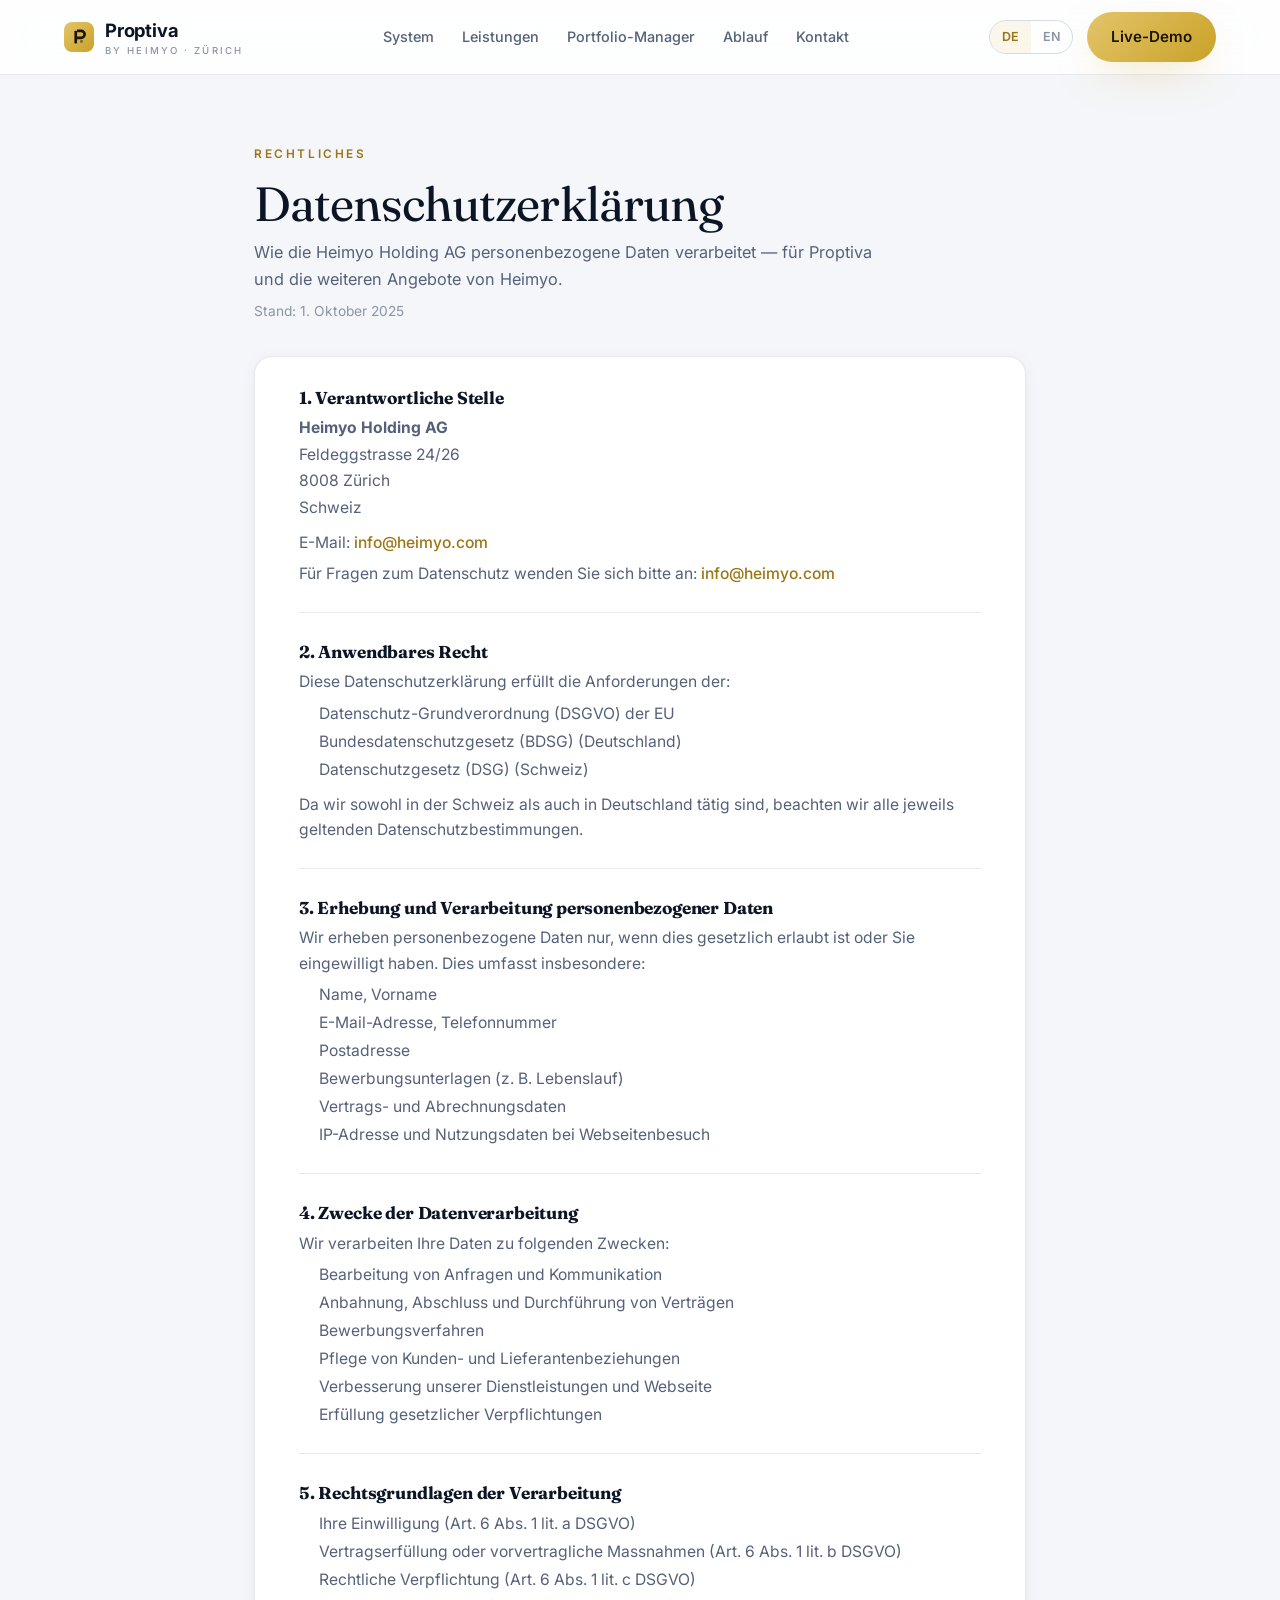
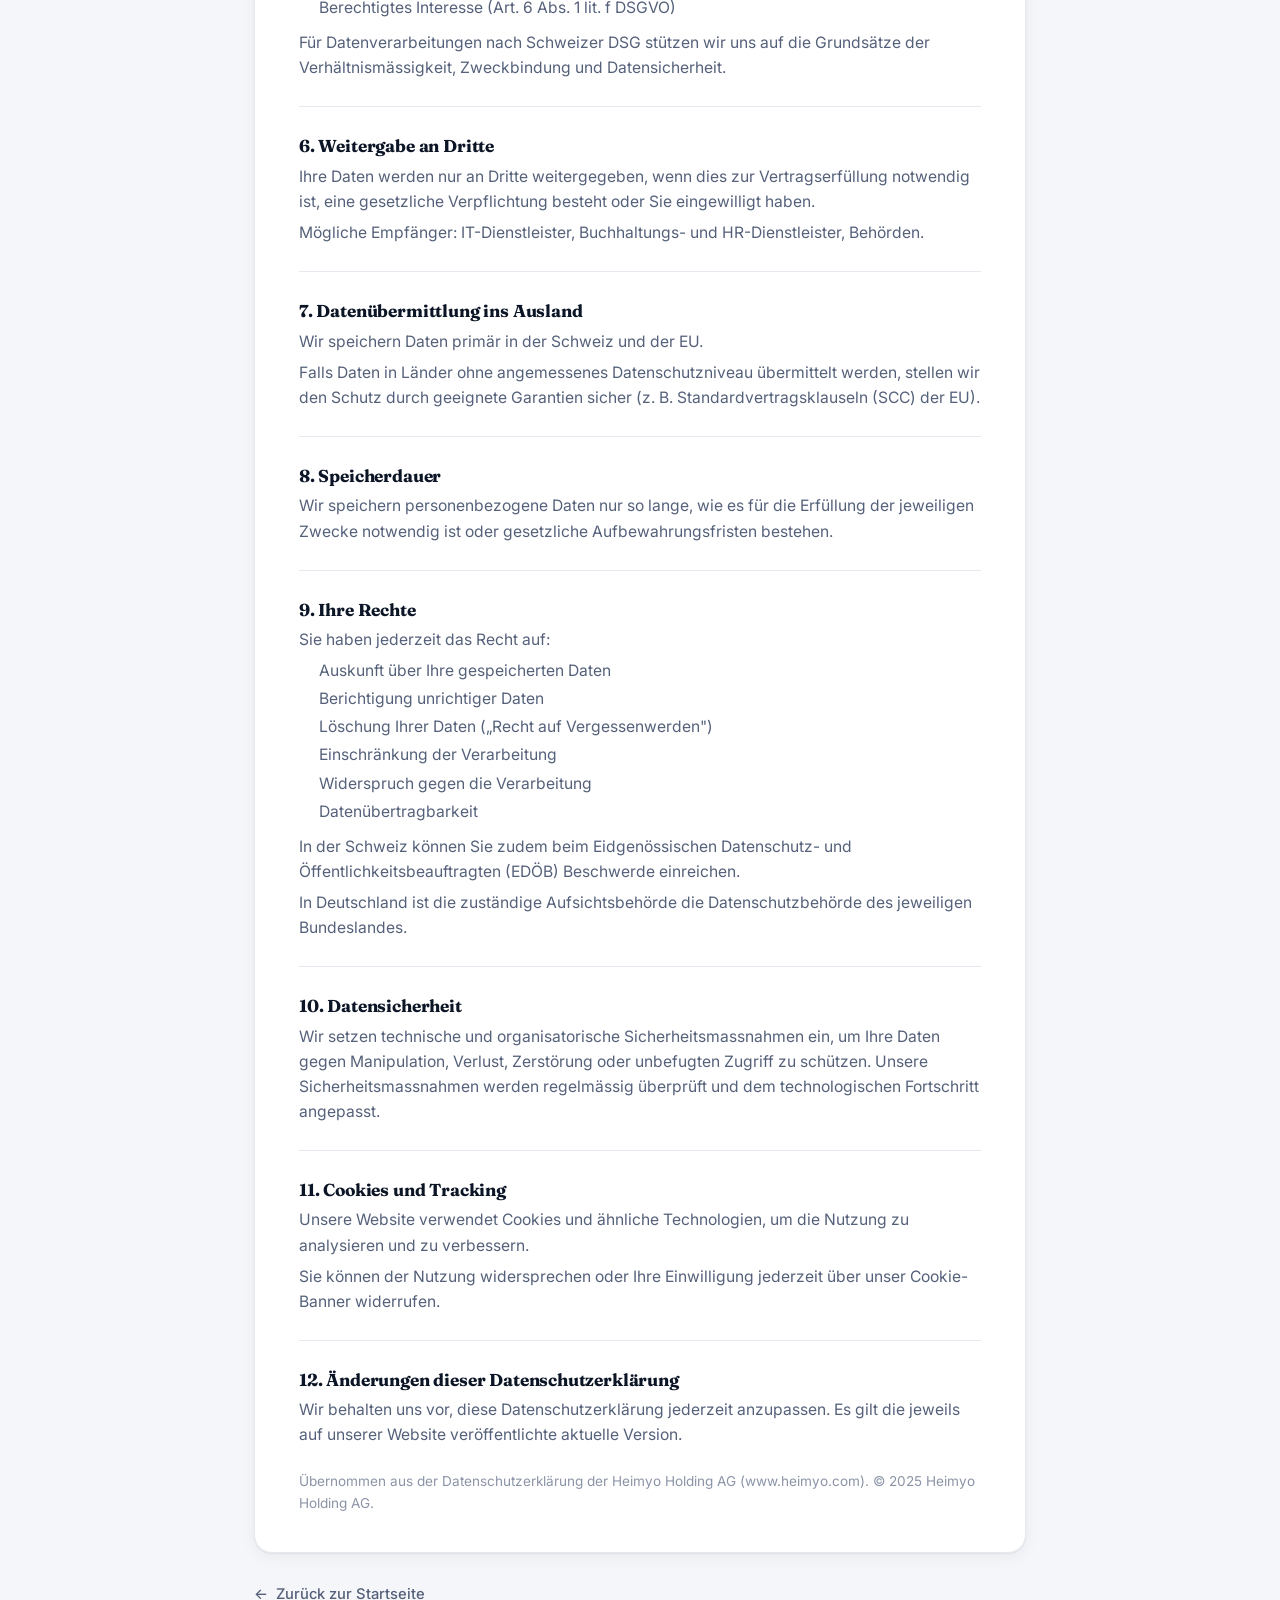
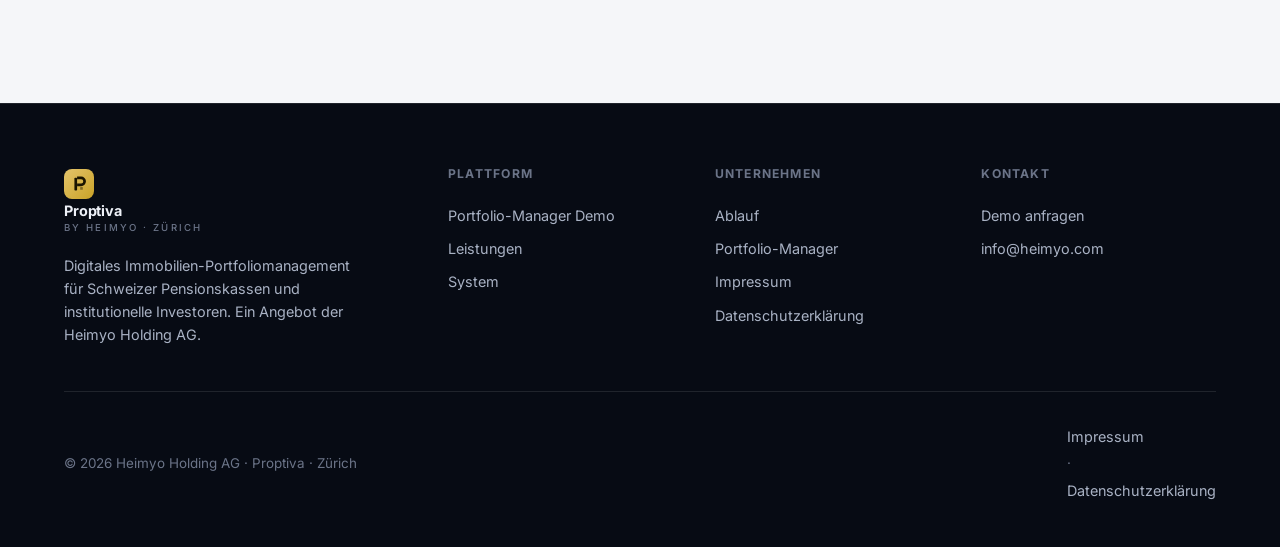
<file: datenschutz.html>
<!DOCTYPE html>
<html lang="de">
<head>
  <meta charset="UTF-8" />
  <meta name="viewport" content="width=device-width, initial-scale=1.0" />
  <meta http-equiv="Cache-Control" content="no-cache, no-store, must-revalidate" />
  <meta http-equiv="Pragma" content="no-cache" />
  <title>Datenschutzerklärung — Proptiva by Heimyo</title>
  <meta name="description" content="Datenschutzerklärung von Proptiva / Heimyo Holding AG. Informationen zur Verarbeitung personenbezogener Daten nach DSG (CH), DSGVO (EU) und BDSG (DE)." />
  <meta name="robots" content="index, follow" />
  <link rel="preconnect" href="https://fonts.googleapis.com" />
  <link rel="preconnect" href="https://fonts.gstatic.com" crossorigin />
  <link href="https://fonts.googleapis.com/css2?family=Fraunces:ital,opsz,wght@0,9..144,400;0,9..144,500;1,9..144,400&family=Inter:wght@400;500;600;700&display=swap" rel="stylesheet" />
  <link rel="stylesheet" href="assets/css/style.css?v=6" />
  <style>
    /* Rechtsseite: heller Nav-Zustand permanent erzwingen (kein dunkler Hero dahinter) */
    .nav { background: rgba(255,255,255,0.9); backdrop-filter: blur(18px) saturate(150%); border-bottom-color: var(--border); }
    .nav .brand { color: var(--ink); }
    .nav .brand small { color: var(--ink-3); }
    .nav-links a { color: var(--ink-2); text-shadow: none; }
    .nav-links a:hover { color: var(--gold-ink); }
    .lang-toggle { border-color: var(--border-2); }
    .lang-toggle button { color: var(--ink-3); }
    .lang-toggle button.active { color: var(--gold-ink); }
    .nav-burger span { background: var(--ink); }

    .legal { padding: 140px 0 96px; }
    .legal .wrap { max-width: 820px; }
    .legal .kicker { font-size: 0.74rem; font-weight: 600; letter-spacing: 0.22em; text-transform: uppercase; color: var(--gold-ink); }
    .legal h1 { font-family: var(--serif); font-weight: 400; font-size: clamp(2.1rem, 4vw, 3rem); letter-spacing: -0.02em; line-height: 1.08; margin: 12px 0 10px; }
    .legal .lead { color: var(--ink-2); font-size: 1.02rem; margin-bottom: 8px; }
    .legal .updated { color: var(--ink-3); font-size: 0.86rem; }
    .legal .card { background: var(--surface); border: 1px solid var(--border); border-radius: var(--radius); box-shadow: var(--shadow-sm); padding: 32px clamp(22px, 4vw, 44px); margin-top: 34px; }
    .legal h2 { font-size: 1.08rem; font-weight: 700; letter-spacing: -0.01em; margin: 30px 0 8px; }
    .legal h2:first-of-type { margin-top: 0; }
    .legal p, .legal address, .legal li { color: var(--ink-2); font-size: 0.98rem; font-style: normal; }
    .legal address { line-height: 1.7; margin: 0 0 6px; }
    .legal p { margin: 0 0 6px; }
    .legal ul { margin: 4px 0 10px; padding-left: 20px; }
    .legal li { margin: 3px 0; }
    .legal a.inline { color: var(--gold-ink); font-weight: 500; }
    .legal a.inline:hover { text-decoration: underline; }
    .legal .divider { height: 1px; background: var(--border); margin: 26px 0; border: 0; }
    .legal .back { display: inline-flex; align-items: center; gap: 8px; margin-top: 30px; color: var(--ink-2); font-weight: 500; font-size: 0.92rem; }
    .legal .back:hover { color: var(--gold-ink); }
    .legal .fineprint { color: var(--ink-3); font-size: 0.85rem; margin-top: 22px; line-height: 1.65; }
  </style>
</head>
<body>

  <!-- ===== NAV ===== -->
  <nav class="nav scrolled" id="nav">
    <div class="wrap nav-inner">
      <a class="brand" href="index.html">
        <span class="mark"><svg class="logo-glyph" viewBox="0 0 32 32" fill="none" aria-hidden="true"><rect x="8.5" y="6" width="4.2" height="20" rx="1.2" fill="#1a1400"/><path d="M12.7 6H19a5.5 5.5 0 0 1 0 11h-6.3" stroke="#1a1400" stroke-width="4.2" stroke-linejoin="round"/><rect x="17.5" y="20.5" width="4.2" height="4.2" rx="0.8" fill="#1a1400" opacity="0.45"/></svg></span>
        <span>Proptiva<small data-i18n="brand.sub">by Heimyo · Zürich</small></span>
      </a>
      <div class="nav-links">
        <a href="index.html#system" data-i18n="nav.system">System</a>
        <a href="index.html#capabilities" data-i18n="nav.capabilities">Leistungen</a>
        <a href="index.html#platform" data-i18n="nav.platform">Portfolio-Manager</a>
        <a href="index.html#onboarding" data-i18n="nav.onboarding">Ablauf</a>
        <a href="index.html#contact" data-i18n="nav.contact">Kontakt</a>
      </div>
      <div class="nav-right">
        <div class="lang-toggle" id="langToggle">
          <button data-lang="de" class="active">DE</button>
          <button data-lang="en">EN</button>
        </div>
        <a href="portfolio-demo.html" class="btn btn-primary" data-i18n="nav.cta">Live-Demo</a>
        <button class="nav-burger" id="burger" aria-label="Menü öffnen"><span></span><span></span><span></span></button>
      </div>
    </div>
  </nav>
  <div class="mobile-menu" id="mobileMenu">
    <a href="index.html#system" data-i18n="nav.system">System</a>
    <a href="index.html#capabilities" data-i18n="nav.capabilities">Leistungen</a>
    <a href="index.html#platform" data-i18n="nav.platform">Portfolio-Manager</a>
    <a href="index.html#onboarding" data-i18n="nav.onboarding">Ablauf</a>
    <a href="index.html#contact" data-i18n="nav.contact">Kontakt</a>
    <a href="portfolio-demo.html" data-i18n="nav.cta">Live-Demo →</a>
  </div>

  <!-- ===== DATENSCHUTZ ===== -->
  <main class="legal">
    <div class="wrap">
      <span class="kicker" data-i18n="legal.ds.kicker">Rechtliches</span>
      <h1 data-i18n="legal.ds.title">Datenschutzerklärung</h1>
      <p class="lead" data-i18n="legal.ds.lead">Wie die Heimyo Holding AG personenbezogene Daten verarbeitet — für Proptiva und die weiteren Angebote von Heimyo.</p>
      <p class="updated" data-i18n="legal.ds.updated">Stand: 1. Oktober 2025</p>

      <div class="card">
        <h2>1. Verantwortliche Stelle</h2>
        <address>
          <strong>Heimyo Holding AG</strong><br />
          Feldeggstrasse 24/26<br />
          8008 Zürich<br />
          Schweiz
        </address>
        <p style="margin-top:8px">E-Mail: <a class="inline" href="mailto:info@heimyo.com">info@heimyo.com</a></p>
        <p data-i18n="legal.ds.s1.contact">Für Fragen zum Datenschutz wenden Sie sich bitte an: <a class="inline" href="mailto:info@heimyo.com">info@heimyo.com</a></p>

        <hr class="divider" />

        <h2>2. Anwendbares Recht</h2>
        <p data-i18n="legal.ds.s2.p">Diese Datenschutzerklärung erfüllt die Anforderungen der:</p>
        <ul>
          <li>Datenschutz-Grundverordnung (DSGVO) der EU</li>
          <li>Bundesdatenschutzgesetz (BDSG) (Deutschland)</li>
          <li>Datenschutzgesetz (DSG) (Schweiz)</li>
        </ul>
        <p data-i18n="legal.ds.s2.note">Da wir sowohl in der Schweiz als auch in Deutschland tätig sind, beachten wir alle jeweils geltenden Datenschutzbestimmungen.</p>

        <hr class="divider" />

        <h2>3. Erhebung und Verarbeitung personenbezogener Daten</h2>
        <p data-i18n="legal.ds.s3.p">Wir erheben personenbezogene Daten nur, wenn dies gesetzlich erlaubt ist oder Sie eingewilligt haben. Dies umfasst insbesondere:</p>
        <ul>
          <li>Name, Vorname</li>
          <li>E-Mail-Adresse, Telefonnummer</li>
          <li>Postadresse</li>
          <li>Bewerbungsunterlagen (z.&nbsp;B. Lebenslauf)</li>
          <li>Vertrags- und Abrechnungsdaten</li>
          <li>IP-Adresse und Nutzungsdaten bei Webseitenbesuch</li>
        </ul>

        <hr class="divider" />

        <h2>4. Zwecke der Datenverarbeitung</h2>
        <p data-i18n="legal.ds.s4.p">Wir verarbeiten Ihre Daten zu folgenden Zwecken:</p>
        <ul>
          <li>Bearbeitung von Anfragen und Kommunikation</li>
          <li>Anbahnung, Abschluss und Durchführung von Verträgen</li>
          <li>Bewerbungsverfahren</li>
          <li>Pflege von Kunden- und Lieferantenbeziehungen</li>
          <li>Verbesserung unserer Dienstleistungen und Webseite</li>
          <li>Erfüllung gesetzlicher Verpflichtungen</li>
        </ul>

        <hr class="divider" />

        <h2>5. Rechtsgrundlagen der Verarbeitung</h2>
        <ul>
          <li>Ihre Einwilligung (Art. 6 Abs. 1 lit. a DSGVO)</li>
          <li>Vertragserfüllung oder vorvertragliche Massnahmen (Art. 6 Abs. 1 lit. b DSGVO)</li>
          <li>Rechtliche Verpflichtung (Art. 6 Abs. 1 lit. c DSGVO)</li>
          <li>Berechtigtes Interesse (Art. 6 Abs. 1 lit. f DSGVO)</li>
        </ul>
        <p data-i18n="legal.ds.s5.note">Für Datenverarbeitungen nach Schweizer DSG stützen wir uns auf die Grundsätze der Verhältnismässigkeit, Zweckbindung und Datensicherheit.</p>

        <hr class="divider" />

        <h2>6. Weitergabe an Dritte</h2>
        <p data-i18n="legal.ds.s6.p1">Ihre Daten werden nur an Dritte weitergegeben, wenn dies zur Vertragserfüllung notwendig ist, eine gesetzliche Verpflichtung besteht oder Sie eingewilligt haben.</p>
        <p data-i18n="legal.ds.s6.p2">Mögliche Empfänger: IT-Dienstleister, Buchhaltungs- und HR-Dienstleister, Behörden.</p>

        <hr class="divider" />

        <h2>7. Datenübermittlung ins Ausland</h2>
        <p data-i18n="legal.ds.s7.p1">Wir speichern Daten primär in der Schweiz und der EU.</p>
        <p data-i18n="legal.ds.s7.p2">Falls Daten in Länder ohne angemessenes Datenschutzniveau übermittelt werden, stellen wir den Schutz durch geeignete Garantien sicher (z.&nbsp;B. Standardvertragsklauseln (SCC) der EU).</p>

        <hr class="divider" />

        <h2>8. Speicherdauer</h2>
        <p data-i18n="legal.ds.s8.p">Wir speichern personenbezogene Daten nur so lange, wie es für die Erfüllung der jeweiligen Zwecke notwendig ist oder gesetzliche Aufbewahrungsfristen bestehen.</p>

        <hr class="divider" />

        <h2>9. Ihre Rechte</h2>
        <p data-i18n="legal.ds.s9.p">Sie haben jederzeit das Recht auf:</p>
        <ul>
          <li>Auskunft über Ihre gespeicherten Daten</li>
          <li>Berichtigung unrichtiger Daten</li>
          <li>Löschung Ihrer Daten („Recht auf Vergessenwerden")</li>
          <li>Einschränkung der Verarbeitung</li>
          <li>Widerspruch gegen die Verarbeitung</li>
          <li>Datenübertragbarkeit</li>
        </ul>
        <p data-i18n="legal.ds.s9.ch">In der Schweiz können Sie zudem beim Eidgenössischen Datenschutz- und Öffentlichkeitsbeauftragten (EDÖB) Beschwerde einreichen.</p>
        <p data-i18n="legal.ds.s9.de">In Deutschland ist die zuständige Aufsichtsbehörde die Datenschutzbehörde des jeweiligen Bundeslandes.</p>

        <hr class="divider" />

        <h2>10. Datensicherheit</h2>
        <p data-i18n="legal.ds.s10.p">Wir setzen technische und organisatorische Sicherheitsmassnahmen ein, um Ihre Daten gegen Manipulation, Verlust, Zerstörung oder unbefugten Zugriff zu schützen. Unsere Sicherheitsmassnahmen werden regelmässig überprüft und dem technologischen Fortschritt angepasst.</p>

        <hr class="divider" />

        <h2>11. Cookies und Tracking</h2>
        <p data-i18n="legal.ds.s11.p1">Unsere Website verwendet Cookies und ähnliche Technologien, um die Nutzung zu analysieren und zu verbessern.</p>
        <p data-i18n="legal.ds.s11.p2">Sie können der Nutzung widersprechen oder Ihre Einwilligung jederzeit über unser Cookie-Banner widerrufen.</p>

        <hr class="divider" />

        <h2>12. Änderungen dieser Datenschutzerklärung</h2>
        <p data-i18n="legal.ds.s12.p">Wir behalten uns vor, diese Datenschutzerklärung jederzeit anzupassen. Es gilt die jeweils auf unserer Website veröffentlichte aktuelle Version.</p>

        <p class="fineprint" data-i18n="legal.ds.source">Übernommen aus der Datenschutzerklärung der Heimyo Holding AG (www.heimyo.com). © 2025 Heimyo Holding AG.</p>
      </div>

      <a class="back" href="index.html">&larr; <span data-i18n="legal.back">Zurück zur Startseite</span></a>
    </div>
  </main>

  <!-- ===== FOOTER (dark) ===== -->
  <footer class="footer">
    <div class="wrap">
      <div class="footer-grid">
        <div class="footer-brand">
          <a class="brand" href="index.html"><span class="mark"><svg class="logo-glyph" viewBox="0 0 32 32" fill="none" aria-hidden="true"><rect x="8.5" y="6" width="4.2" height="20" rx="1.2" fill="#1a1400"/><path d="M12.7 6H19a5.5 5.5 0 0 1 0 11h-6.3" stroke="#1a1400" stroke-width="4.2" stroke-linejoin="round"/><rect x="17.5" y="20.5" width="4.2" height="4.2" rx="0.8" fill="#1a1400" opacity="0.45"/></svg></span><span>Proptiva<small data-i18n="brand.sub">by Heimyo · Zürich</small></span></a>
          <p data-i18n="foot.about">Digitales Immobilien-Portfoliomanagement für Schweizer Pensionskassen und institutionelle Investoren. Ein Angebot der Heimyo Holding AG.</p>
        </div>
        <div>
          <h5 data-i18n="foot.product">Plattform</h5>
          <a href="portfolio-demo.html" data-i18n="foot.demo">Portfolio-Manager Demo</a>
          <a href="index.html#capabilities" data-i18n="nav.capabilities">Leistungen</a>
          <a href="index.html#system" data-i18n="nav.system">System</a>
        </div>
        <div>
          <h5 data-i18n="foot.company">Unternehmen</h5>
          <a href="index.html#onboarding" data-i18n="nav.onboarding">Ablauf</a>
          <a href="index.html#platform" data-i18n="nav.platform">Portfolio-Manager</a>
          <a href="impressum.html" data-i18n="foot.imprint">Impressum</a>
          <a href="datenschutz.html" data-i18n="foot.privacy">Datenschutzerklärung</a>
        </div>
        <div>
          <h5 data-i18n="foot.contact">Kontakt</h5>
          <a href="index.html#contact" data-i18n="cta.eyebrow">Demo anfragen</a>
          <a href="mailto:info@heimyo.com">info@heimyo.com</a>
        </div>
      </div>
      <div class="footer-bottom">
        <span>© 2026 Heimyo Holding AG · Proptiva · Zürich</span>
        <span><a href="impressum.html" data-i18n="foot.imprint">Impressum</a> · <a href="datenschutz.html" data-i18n="foot.privacy">Datenschutzerklärung</a></span>
      </div>
    </div>
  </footer>

  <script src="assets/js/main.js?v=5"></script>
</body>
</html>
</file>
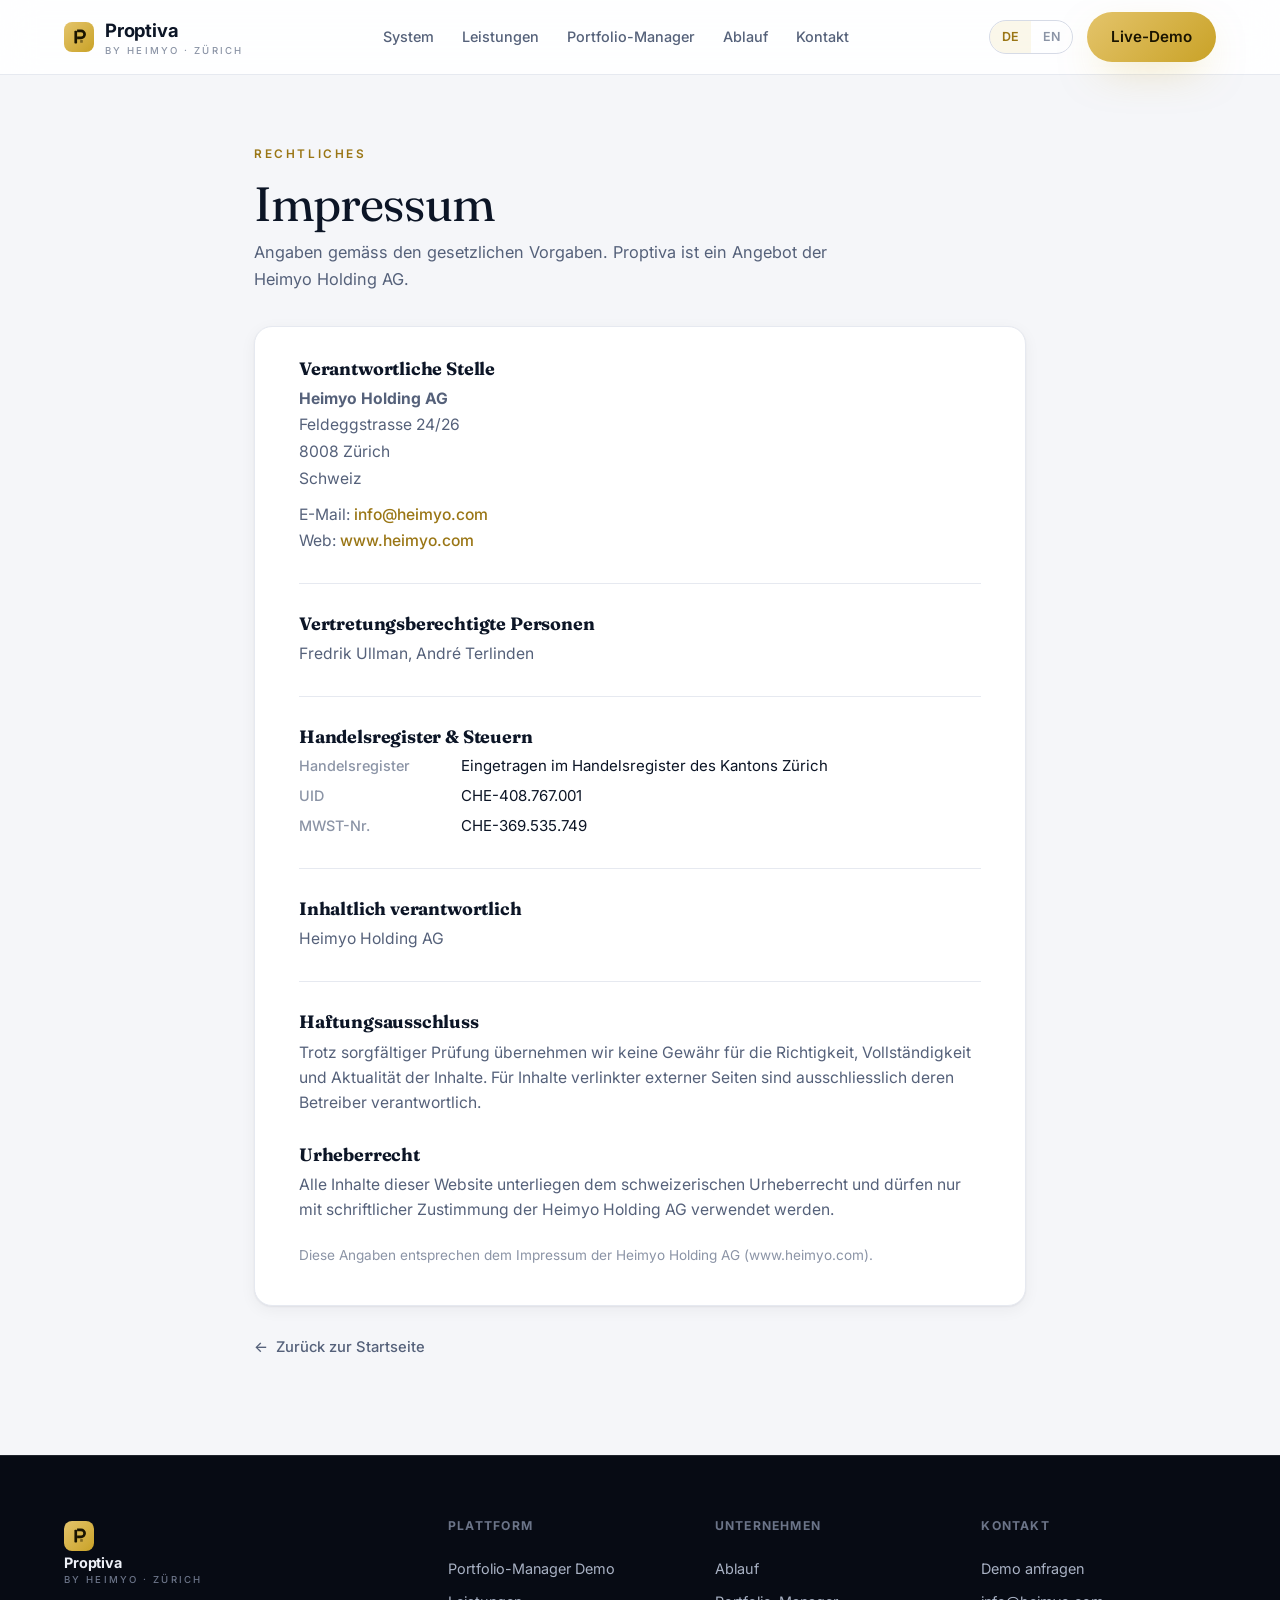
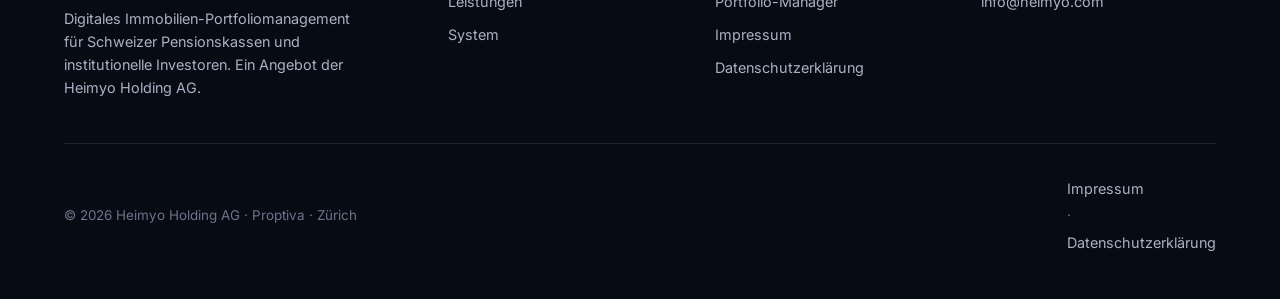
<file: impressum.html>
<!DOCTYPE html>
<html lang="de">
<head>
  <meta charset="UTF-8" />
  <meta name="viewport" content="width=device-width, initial-scale=1.0" />
  <meta http-equiv="Cache-Control" content="no-cache, no-store, must-revalidate" />
  <meta http-equiv="Pragma" content="no-cache" />
  <title>Impressum — Proptiva by Heimyo</title>
  <meta name="description" content="Impressum und rechtliche Angaben zu Proptiva, einem Angebot der Heimyo Holding AG, Feldeggstrasse 24/26, 8008 Zürich." />
  <meta name="robots" content="index, follow" />
  <link rel="preconnect" href="https://fonts.googleapis.com" />
  <link rel="preconnect" href="https://fonts.gstatic.com" crossorigin />
  <link href="https://fonts.googleapis.com/css2?family=Fraunces:ital,opsz,wght@0,9..144,400;0,9..144,500;1,9..144,400&family=Inter:wght@400;500;600;700&display=swap" rel="stylesheet" />
  <link rel="stylesheet" href="assets/css/style.css?v=6" />
  <style>
    /* Rechtsseite: heller Nav-Zustand permanent erzwingen (kein dunkler Hero dahinter) */
    .nav { background: rgba(255,255,255,0.9); backdrop-filter: blur(18px) saturate(150%); border-bottom-color: var(--border); }
    .nav .brand { color: var(--ink); }
    .nav .brand small { color: var(--ink-3); }
    .nav-links a { color: var(--ink-2); text-shadow: none; }
    .nav-links a:hover { color: var(--gold-ink); }
    .lang-toggle { border-color: var(--border-2); }
    .lang-toggle button { color: var(--ink-3); }
    .lang-toggle button.active { color: var(--gold-ink); }
    .nav-burger span { background: var(--ink); }

    .legal { padding: 140px 0 96px; }
    .legal .wrap { max-width: 820px; }
    .legal .kicker { font-size: 0.74rem; font-weight: 600; letter-spacing: 0.22em; text-transform: uppercase; color: var(--gold-ink); }
    .legal h1 { font-family: var(--serif); font-weight: 400; font-size: clamp(2.1rem, 4vw, 3rem); letter-spacing: -0.02em; line-height: 1.08; margin: 12px 0 10px; }
    .legal .lead { color: var(--ink-2); font-size: 1.02rem; margin-bottom: 8px; }
    .legal .updated { color: var(--ink-3); font-size: 0.86rem; }
    .legal .card { background: var(--surface); border: 1px solid var(--border); border-radius: var(--radius); box-shadow: var(--shadow-sm); padding: 32px clamp(22px, 4vw, 44px); margin-top: 34px; }
    .legal h2 { font-size: 1.12rem; font-weight: 700; letter-spacing: -0.01em; margin: 30px 0 8px; }
    .legal h2:first-child { margin-top: 0; }
    .legal p, .legal address { color: var(--ink-2); font-size: 0.98rem; font-style: normal; margin: 0 0 6px; }
    .legal address { line-height: 1.7; }
    .legal a.inline { color: var(--gold-ink); font-weight: 500; }
    .legal a.inline:hover { text-decoration: underline; }
    .legal .divider { height: 1px; background: var(--border); margin: 30px 0; border: 0; }
    .legal dl { display: grid; grid-template-columns: minmax(140px, max-content) 1fr; gap: 6px 22px; margin: 4px 0 0; }
    .legal dt { color: var(--ink-3); font-size: 0.9rem; font-weight: 500; }
    .legal dd { color: var(--ink); font-size: 0.94rem; margin: 0; }
    .legal .back { display: inline-flex; align-items: center; gap: 8px; margin-top: 30px; color: var(--ink-2); font-weight: 500; font-size: 0.92rem; }
    .legal .back:hover { color: var(--gold-ink); }
    .legal .fineprint { color: var(--ink-3); font-size: 0.85rem; margin-top: 22px; line-height: 1.65; }
    @media (max-width: 560px) { .legal dl { grid-template-columns: 1fr; gap: 2px; } .legal dt { margin-top: 10px; } }
  </style>
</head>
<body>

  <!-- ===== NAV ===== -->
  <nav class="nav scrolled" id="nav">
    <div class="wrap nav-inner">
      <a class="brand" href="index.html">
        <span class="mark"><svg class="logo-glyph" viewBox="0 0 32 32" fill="none" aria-hidden="true"><rect x="8.5" y="6" width="4.2" height="20" rx="1.2" fill="#1a1400"/><path d="M12.7 6H19a5.5 5.5 0 0 1 0 11h-6.3" stroke="#1a1400" stroke-width="4.2" stroke-linejoin="round"/><rect x="17.5" y="20.5" width="4.2" height="4.2" rx="0.8" fill="#1a1400" opacity="0.45"/></svg></span>
        <span>Proptiva<small data-i18n="brand.sub">by Heimyo · Zürich</small></span>
      </a>
      <div class="nav-links">
        <a href="index.html#system" data-i18n="nav.system">System</a>
        <a href="index.html#capabilities" data-i18n="nav.capabilities">Leistungen</a>
        <a href="index.html#platform" data-i18n="nav.platform">Portfolio-Manager</a>
        <a href="index.html#onboarding" data-i18n="nav.onboarding">Ablauf</a>
        <a href="index.html#contact" data-i18n="nav.contact">Kontakt</a>
      </div>
      <div class="nav-right">
        <div class="lang-toggle" id="langToggle">
          <button data-lang="de" class="active">DE</button>
          <button data-lang="en">EN</button>
        </div>
        <a href="portfolio-demo.html" class="btn btn-primary" data-i18n="nav.cta">Live-Demo</a>
        <button class="nav-burger" id="burger" aria-label="Menü öffnen"><span></span><span></span><span></span></button>
      </div>
    </div>
  </nav>
  <div class="mobile-menu" id="mobileMenu">
    <a href="index.html#system" data-i18n="nav.system">System</a>
    <a href="index.html#capabilities" data-i18n="nav.capabilities">Leistungen</a>
    <a href="index.html#platform" data-i18n="nav.platform">Portfolio-Manager</a>
    <a href="index.html#onboarding" data-i18n="nav.onboarding">Ablauf</a>
    <a href="index.html#contact" data-i18n="nav.contact">Kontakt</a>
    <a href="portfolio-demo.html" data-i18n="nav.cta">Live-Demo →</a>
  </div>

  <!-- ===== IMPRESSUM ===== -->
  <main class="legal">
    <div class="wrap">
      <span class="kicker" data-i18n="legal.imp.kicker">Rechtliches</span>
      <h1 data-i18n="legal.imp.title">Impressum</h1>
      <p class="lead" data-i18n="legal.imp.lead">Angaben gemäss den gesetzlichen Vorgaben. Proptiva ist ein Angebot der Heimyo Holding AG.</p>

      <div class="card">
        <h2 data-i18n="legal.imp.h.provider">Verantwortliche Stelle</h2>
        <address>
          <strong>Heimyo Holding AG</strong><br />
          Feldeggstrasse 24/26<br />
          8008 Zürich<br />
          Schweiz
        </address>
        <p style="margin-top:10px">
          E-Mail: <a class="inline" href="mailto:info@heimyo.com">info@heimyo.com</a><br />
          Web: <a class="inline" href="https://www.heimyo.com" target="_blank" rel="noopener">www.heimyo.com</a>
        </p>

        <hr class="divider" />

        <h2 data-i18n="legal.imp.h.rep">Vertretungsberechtigte Personen</h2>
        <p>Fredrik Ullman, André Terlinden</p>

        <hr class="divider" />

        <h2 data-i18n="legal.imp.h.register">Handelsregister &amp; Steuern</h2>
        <dl>
          <dt data-i18n="legal.imp.reg.court">Handelsregister</dt>
          <dd>Eingetragen im Handelsregister des Kantons Zürich</dd>
          <dt>UID</dt>
          <dd>CHE-408.767.001</dd>
          <dt data-i18n="legal.imp.reg.vat">MWST-Nr.</dt>
          <dd>CHE-369.535.749</dd>
        </dl>

        <hr class="divider" />

        <h2 data-i18n="legal.imp.h.content">Inhaltlich verantwortlich</h2>
        <p>Heimyo Holding AG</p>

        <hr class="divider" />

        <h2 data-i18n="legal.imp.h.disclaimer">Haftungsausschluss</h2>
        <p data-i18n="legal.imp.disclaimer">Trotz sorgfältiger Prüfung übernehmen wir keine Gewähr für die Richtigkeit, Vollständigkeit und Aktualität der Inhalte. Für Inhalte verlinkter externer Seiten sind ausschliesslich deren Betreiber verantwortlich.</p>

        <h2 data-i18n="legal.imp.h.copyright">Urheberrecht</h2>
        <p data-i18n="legal.imp.copyright">Alle Inhalte dieser Website unterliegen dem schweizerischen Urheberrecht und dürfen nur mit schriftlicher Zustimmung der Heimyo Holding AG verwendet werden.</p>

        <p class="fineprint" data-i18n="legal.imp.source">Diese Angaben entsprechen dem Impressum der Heimyo Holding AG (www.heimyo.com).</p>
      </div>

      <a class="back" href="index.html">&larr; <span data-i18n="legal.back">Zurück zur Startseite</span></a>
    </div>
  </main>

  <!-- ===== FOOTER (dark) ===== -->
  <footer class="footer">
    <div class="wrap">
      <div class="footer-grid">
        <div class="footer-brand">
          <a class="brand" href="index.html"><span class="mark"><svg class="logo-glyph" viewBox="0 0 32 32" fill="none" aria-hidden="true"><rect x="8.5" y="6" width="4.2" height="20" rx="1.2" fill="#1a1400"/><path d="M12.7 6H19a5.5 5.5 0 0 1 0 11h-6.3" stroke="#1a1400" stroke-width="4.2" stroke-linejoin="round"/><rect x="17.5" y="20.5" width="4.2" height="4.2" rx="0.8" fill="#1a1400" opacity="0.45"/></svg></span><span>Proptiva<small data-i18n="brand.sub">by Heimyo · Zürich</small></span></a>
          <p data-i18n="foot.about">Digitales Immobilien-Portfoliomanagement für Schweizer Pensionskassen und institutionelle Investoren. Ein Angebot der Heimyo Holding AG.</p>
        </div>
        <div>
          <h5 data-i18n="foot.product">Plattform</h5>
          <a href="portfolio-demo.html" data-i18n="foot.demo">Portfolio-Manager Demo</a>
          <a href="index.html#capabilities" data-i18n="nav.capabilities">Leistungen</a>
          <a href="index.html#system" data-i18n="nav.system">System</a>
        </div>
        <div>
          <h5 data-i18n="foot.company">Unternehmen</h5>
          <a href="index.html#onboarding" data-i18n="nav.onboarding">Ablauf</a>
          <a href="index.html#platform" data-i18n="nav.platform">Portfolio-Manager</a>
          <a href="impressum.html" data-i18n="foot.imprint">Impressum</a>
          <a href="datenschutz.html" data-i18n="foot.privacy">Datenschutzerklärung</a>
        </div>
        <div>
          <h5 data-i18n="foot.contact">Kontakt</h5>
          <a href="index.html#contact" data-i18n="cta.eyebrow">Demo anfragen</a>
          <a href="mailto:info@heimyo.com">info@heimyo.com</a>
        </div>
      </div>
      <div class="footer-bottom">
        <span>© 2026 Heimyo Holding AG · Proptiva · Zürich</span>
        <span><a href="impressum.html" data-i18n="foot.imprint">Impressum</a> · <a href="datenschutz.html" data-i18n="foot.privacy">Datenschutzerklärung</a></span>
      </div>
    </div>
  </footer>

  <script src="assets/js/main.js?v=5"></script>
</body>
</html>
</file>
<file: assets/css/style.css>
/* =========================================================================
   PROPTIVA — Institutional Real Estate Portfolio Management
   Hybrid design: dark hero + light enterprise body (real.dev-inspired)
   ========================================================================= */

:root {
  /* Dark surfaces (hero, CTA band, footer) */
  --d-bg:      #070B14;
  --d-bg-2:    #0E1524;
  --d-ink:     #EEF1F8;
  --d-ink-2:   #A9B2C4;
  --d-ink-3:   #6B7488;
  --d-border:  rgba(255, 255, 255, 0.10);
  --d-border-2:rgba(255, 255, 255, 0.18);
  --d-panel:   rgba(255, 255, 255, 0.045);

  /* Light surfaces (body) */
  --bg:        #F5F6F9;
  --surface:   #FFFFFF;
  --surface-2: #FBFBFD;
  --ink:       #0C1526;
  --ink-2:     #55617A;
  --ink-3:     #8B94A6;
  --border:    #E6E9F0;
  --border-2:  #D6DBE6;

  /* Brand — champagne gold (bright on dark, deep on light) */
  --gold:      #E4C46B;   /* bright — use on dark */
  --gold-deep: #C9A227;
  --gold-ink:  #9A7615;   /* accessible gold text on white */
  --gold-soft: rgba(228, 196, 107, 0.14);

  --navy:      #12233B;

  /* Data semantics */
  --pos:       #12A66B;
  --pos-dark:  #46E0A8;
  --neg:       #D8455B;
  --neg-dark:  #FF6B7A;
  --info:      #2E6BD6;

  --sans: "Inter", system-ui, -apple-system, "Segoe UI", Roboto, sans-serif;
  --serif: "Fraunces", Georgia, "Times New Roman", serif;

  --maxw: 1200px;
  --radius: 18px;
  --radius-sm: 12px;
  --shadow-sm: 0 1px 2px rgba(12, 21, 38, 0.06), 0 4px 16px rgba(12, 21, 38, 0.05);
  --shadow-md: 0 8px 30px -12px rgba(12, 21, 38, 0.18);
  --shadow-gold: 0 16px 44px -16px rgba(201, 162, 39, 0.5);
  --ease: cubic-bezier(0.22, 1, 0.36, 1);
}

* { box-sizing: border-box; margin: 0; padding: 0; }
html { scroll-behavior: smooth; -webkit-text-size-adjust: 100%; }
body {
  font-family: var(--sans);
  background: var(--bg);
  color: var(--ink);
  line-height: 1.6;
  -webkit-font-smoothing: antialiased;
  overflow-x: hidden;
}
img, svg, video { display: block; max-width: 100%; }
a { color: inherit; text-decoration: none; }
button { font: inherit; cursor: pointer; border: none; background: none; color: inherit; }
ul { list-style: none; }
::selection { background: var(--gold); color: #1a1400; }

/* Focus accessibility */
:focus-visible { outline: 2px solid var(--gold-deep); outline-offset: 3px; border-radius: 4px; }

/* ---------- Layout helpers ---------- */
.wrap { width: 100%; max-width: var(--maxw); margin: 0 auto; padding: 0 24px; }
.section-pad { padding: clamp(64px, 9vw, 120px) 0; }
.section-pad-sm { padding: clamp(44px, 6vw, 80px) 0; }

.eyebrow {
  display: inline-flex; align-items: center; gap: 8px;
  font-size: 12px; font-weight: 600; letter-spacing: 0.16em; text-transform: uppercase;
  color: var(--gold-ink);
}
.eyebrow::before { content: ""; width: 20px; height: 1px; background: currentColor; opacity: 0.7; }
.dark .eyebrow { color: var(--gold); }

h1, h2, h3 { font-family: var(--serif); font-weight: 400; line-height: 1.07; letter-spacing: -0.015em; overflow-wrap: break-word; hyphens: auto; }
.h1 { font-size: clamp(2.5rem, 5.6vw, 4.4rem); }
.h2 { font-size: clamp(1.9rem, 3.8vw, 3rem); }
.h3 { font-size: clamp(1.25rem, 2.2vw, 1.6rem); }
.lead { font-size: clamp(1.05rem, 1.5vw, 1.28rem); color: var(--ink-2); max-width: 62ch; }
.dark .lead { color: var(--d-ink-2); }
.muted { color: var(--ink-2); }

.section-head { max-width: 62ch; margin-bottom: 52px; }
.section-head.center { margin-inline: auto; text-align: center; }
.section-head .h2 { margin: 14px 0 16px; }

/* ---------- Buttons ---------- */
.btn {
  display: inline-flex; align-items: center; gap: 10px;
  padding: 13px 24px; border-radius: 999px;
  font-size: 0.95rem; font-weight: 600;
  transition: transform .3s var(--ease), box-shadow .3s var(--ease), background .3s, color .3s, border-color .3s;
  white-space: nowrap;
}
.btn svg { width: 17px; height: 17px; }
.btn-primary { background: linear-gradient(135deg, var(--gold), var(--gold-deep)); color: #1a1400; box-shadow: var(--shadow-gold); }
.btn-primary:hover { transform: translateY(-2px); box-shadow: 0 22px 60px -18px rgba(201,162,39,0.6); }
.btn-dark { background: var(--ink); color: #fff; }
.btn-dark:hover { transform: translateY(-2px); background: #1a2740; }
.btn-ghost { background: transparent; border: 1px solid var(--border-2); color: var(--ink); }
.btn-ghost:hover { background: var(--surface); border-color: var(--ink-3); transform: translateY(-2px); }
.dark .btn-ghost { border-color: var(--d-border-2); color: var(--d-ink); }
.dark .btn-ghost:hover { background: var(--d-panel); }
.btn-lg { padding: 16px 30px; font-size: 1rem; }

/* ---------- Nav ---------- */
.nav {
  position: fixed; top: 0; left: 0; right: 0; z-index: 100;
  transition: background .35s, border-color .35s, backdrop-filter .35s;
  border-bottom: 1px solid transparent;
}
.nav-inner { display: flex; align-items: center; justify-content: space-between; height: 74px; }
.nav.scrolled { background: rgba(255,255,255,0.82); backdrop-filter: blur(18px) saturate(150%); border-bottom-color: var(--border); }

.brand { display: flex; align-items: center; gap: 11px; font-weight: 700; font-size: 1.15rem; letter-spacing: -0.01em; color: var(--d-ink); transition: color .35s; }
.nav.scrolled .brand { color: var(--ink); }
.brand .mark { width: 30px; height: 30px; border-radius: 8px; background: linear-gradient(135deg, var(--gold), var(--gold-deep)); display: grid; place-items: center; color: #1a1400; font-family: var(--serif); font-weight: 600; font-size: 1.1rem; box-shadow: var(--shadow-gold); }
.brand small { display: block; font-size: 0.6rem; font-weight: 500; letter-spacing: 0.22em; text-transform: uppercase; color: var(--d-ink-3); margin-top: -2px; transition: color .35s; }
.nav.scrolled .brand small { color: var(--ink-3); }

.nav-links { display: flex; align-items: center; gap: 28px; }
.nav-links a { font-size: 0.9rem; color: rgba(255,255,255,0.92); font-weight: 500; transition: color .2s; text-shadow: 0 1px 3px rgba(0,0,0,0.35); }
.nav.scrolled .nav-links a { color: var(--ink-2); }
.nav-links a:hover { color: var(--gold); }
.nav.scrolled .nav-links a:hover { color: var(--gold-ink); }
.nav-right { display: flex; align-items: center; gap: 14px; }

.lang-toggle { display: flex; border: 1px solid var(--d-border-2); border-radius: 999px; overflow: hidden; }
.nav.scrolled .lang-toggle { border-color: var(--border-2); }
.lang-toggle button { padding: 6px 12px; font-size: 0.78rem; font-weight: 600; color: var(--d-ink-3); transition: color .2s, background .2s; }
.nav.scrolled .lang-toggle button { color: var(--ink-3); }
.lang-toggle button.active { background: var(--gold-soft); color: var(--gold); }
.nav.scrolled .lang-toggle button.active { color: var(--gold-ink); }

.nav-burger { display: none; flex-direction: column; gap: 5px; padding: 8px; }
.nav-burger span { width: 22px; height: 2px; background: var(--d-ink); border-radius: 2px; transition: .3s; }
.nav.scrolled .nav-burger span { background: var(--ink); }

.mobile-menu { position: fixed; inset: 74px 0 auto 0; background: rgba(255,255,255,0.98); backdrop-filter: blur(18px); border-bottom: 1px solid var(--border); transform: translateY(-130%); transition: transform .4s var(--ease); z-index: 99; padding: 16px 24px 26px; }
.mobile-menu.open { transform: none; }
.mobile-menu a { display: block; padding: 14px 0; font-size: 1.05rem; border-bottom: 1px solid var(--border); color: var(--ink); }

/* ---------- Hero (real Zürich video background) ---------- */
.hero {
  position: relative; background: var(--d-bg); color: var(--d-ink);
  min-height: min(94vh, 880px); display: flex; flex-direction: column; justify-content: center;
  padding: 150px 0 84px; overflow: hidden;
}
.hero-media { position: absolute; inset: 0; z-index: 0; }
.hero-video { width: 100%; height: 100%; object-fit: cover; }
.hero-overlay {
  position: absolute; inset: 0;
  background:
    /* brighter video overall, only light veils at top (nav) and bottom (metrics/seam) */
    linear-gradient(180deg, rgba(7,11,20,0.55) 0%, rgba(7,11,20,0.13) 24%, rgba(7,11,20,0.09) 52%, rgba(7,11,20,0.28) 80%, rgba(7,11,20,0.64) 100%),
    /* focused scrim behind the headline + lead so the copy stays crisp */
    radial-gradient(52% 46% at 50% 38%, rgba(7,11,20,0.58), transparent 72%);
}
.hero-caption {
  position: absolute; right: 22px; bottom: 20px; z-index: 3;
  font-size: 0.74rem; letter-spacing: 0.08em; color: var(--d-ink-2);
  background: rgba(7,11,20,0.5); padding: 5px 12px; border-radius: 999px; backdrop-filter: blur(4px);
}
.hero .wrap { position: relative; z-index: 2; }
.hero-inner { position: relative; z-index: 2; text-align: center; max-width: 900px; margin: 0 auto; }
.hero h1, .hero .lead { text-shadow: 0 2px 22px rgba(0,0,0,0.60), 0 1px 4px rgba(0,0,0,0.55); }
.hero .lead { color: rgba(255,255,255,0.94); }
/* Hero secondary button — legible on the video */
.hero .btn-ghost { color: #fff; border-color: rgba(255,255,255,0.55); background: rgba(255,255,255,0.08); backdrop-filter: blur(4px); }
.hero .btn-ghost:hover { background: rgba(255,255,255,0.18); border-color: #fff; }

/* CTA band (dark) — force dark-context text colours so it is legible */
.cta-band .eyebrow { color: var(--gold); }
.cta-band h2 { color: var(--d-ink); }
.cta-band .lead { color: var(--d-ink-2); }
.cta-band .btn-ghost { color: var(--d-ink); border-color: var(--d-border-2); background: transparent; }
.cta-band .btn-ghost:hover { background: var(--d-panel); border-color: var(--d-ink-2); }

/* Example object photo */
.ex-media .ex-img { position: absolute; inset: 0; width: 100%; height: 100%; object-fit: cover; }
.ex-media::after { content: ""; position: absolute; inset: 0; background: linear-gradient(180deg, transparent 50%, rgba(7,11,20,0.62)); z-index: 1; }
.ex-media .video-caption, .ex-media .video-tag { z-index: 2; }
.hero-badge { display: inline-flex; align-items: center; gap: 9px; padding: 8px 16px 8px 12px; border-radius: 999px; background: rgba(9,13,24,0.58); border: 1px solid var(--d-border-2); backdrop-filter: blur(6px); font-size: 0.82rem; font-weight: 500; color: rgba(255,255,255,0.92); text-shadow: 0 1px 3px rgba(0,0,0,0.5); margin-bottom: 26px; }
.hero-badge .dot { width: 7px; height: 7px; border-radius: 50%; background: var(--pos-dark); animation: pulse 2s infinite; }
@keyframes pulse { 0% { box-shadow: 0 0 0 0 rgba(70,224,168,0.6); } 70% { box-shadow: 0 0 0 8px rgba(70,224,168,0); } 100% { box-shadow: 0 0 0 0 rgba(70,224,168,0); } }
.hero h1 { margin-bottom: 22px; }
.hero h1 .accent { color: var(--gold); font-style: italic; }
.hero .lead { margin: 0 auto 34px; }
.hero-cta { display: flex; gap: 14px; flex-wrap: wrap; justify-content: center; margin-bottom: 56px; }

/* Hero metrics (real.dev style) */
.hero-metrics { display: grid; grid-template-columns: repeat(4, 1fr); gap: 0; border: 1px solid var(--d-border-2); border-radius: var(--radius); background: rgba(9,13,24,0.44); backdrop-filter: blur(10px); overflow: hidden; max-width: 860px; margin: 0 auto; position: relative; z-index: 2; box-shadow: 0 20px 50px -24px rgba(0,0,0,0.6); }
.hero-metric { padding: 26px 22px; border-right: 1px solid var(--d-border); text-align: center; }
.hero-metric:last-child { border-right: none; }
.hero-metric .num { font-family: var(--serif); font-size: clamp(1.8rem, 3.4vw, 2.6rem); line-height: 1; }
.hero-metric .num .unit { font-size: 0.6em; color: var(--gold); }
.hero-metric .lbl { font-size: 0.82rem; color: rgba(255,255,255,0.82); margin-top: 8px; text-shadow: 0 1px 3px rgba(0,0,0,0.5); }

/* Zürich cinematic scene (animated "video") */
.hero-scene { position: relative; height: clamp(300px, 32vw, 430px); margin-top: 28px; overflow: hidden; }
.hero-scene .sky {
  position: absolute; inset: 0;
  background: linear-gradient(180deg, #070B14 0%, #0a1030 42%, #16203f 70%, #2a1e40 100%);
  animation: skycycle 46s ease-in-out infinite;
}
@keyframes skycycle {
  0%,100% { filter: hue-rotate(0deg) brightness(1); }
  33%     { filter: hue-rotate(-16deg) brightness(0.86); }
  66%     { filter: hue-rotate(24deg) brightness(1.1); }
}
.hero-scene .celestial {
  position: absolute; width: 110px; height: 110px; border-radius: 50%; top: 14%;
  background: radial-gradient(circle, rgba(228,196,107,0.95), rgba(228,196,107,0.18) 52%, transparent 70%);
  filter: blur(3px); animation: arc 46s ease-in-out infinite; z-index: 1;
}
@keyframes arc {
  0%   { transform: translate(-8vw, 70px) scale(0.8); opacity: 0.35; }
  50%  { transform: translate(42vw, -8px) scale(1);   opacity: 1; }
  100% { transform: translate(92vw, 74px) scale(0.8); opacity: 0.35; }
}
.hero-scene .clouds span {
  position: absolute; height: 44px; border-radius: 50%;
  background: radial-gradient(ellipse, rgba(255,255,255,0.09), transparent 70%);
  filter: blur(9px); animation: drift linear infinite; z-index: 1;
}
@keyframes drift { from { transform: translateX(-24vw); } to { transform: translateX(124vw); } }
.hero-scene #skyline {
  position: absolute; bottom: 0; left: 0; right: 0; width: 100%; height: auto; z-index: 2;
  transform-origin: 50% 100%; animation: drone 34s ease-in-out infinite alternate;
}
@keyframes drone { from { transform: scale(1); } to { transform: scale(1.05); } }
.hero-scene .water {
  position: absolute; bottom: 0; left: 0; right: 0; height: 12px; z-index: 3;
  background: linear-gradient(90deg, transparent, rgba(228,196,107,0.28), transparent);
  background-size: 220% 100%; animation: shimmer 7s linear infinite;
}
@keyframes shimmer { from { background-position: 0 0; } to { background-position: 220% 0; } }
.hero-scene::after {
  content: ""; position: absolute; inset: 0 0 auto 0; height: 42%; z-index: 2; pointer-events: none;
  background: linear-gradient(180deg, var(--d-bg) 10%, transparent);
}
.skyline .win, #skyline .win { fill: var(--gold); animation: twinkle 4s ease-in-out infinite; }
@keyframes twinkle { 0%,100% { opacity: 0.22; } 50% { opacity: 0.92; } }
.skyline-caption { position: absolute; left: 50%; bottom: 16px; transform: translateX(-50%); z-index: 4; font-size: 0.76rem; letter-spacing: 0.16em; text-transform: uppercase; color: var(--d-ink-2); background: rgba(7,11,20,0.5); padding: 4px 12px; border-radius: 999px; backdrop-filter: blur(4px); }

/* ---------- Logo glyph ---------- */
.mark .logo-glyph { width: 68%; height: 68%; }

/* ---------- Portfolio-Manager auto-demo (screencast) ---------- */
.demo-topline { display: flex; align-items: center; justify-content: space-between; margin-bottom: 14px; }
.demo-flag { display: inline-flex; align-items: center; gap: 8px; font-size: 0.76rem; font-weight: 600; color: var(--gold-ink); background: var(--gold-soft); border: 1px solid var(--border); padding: 5px 12px; border-radius: 999px; }
.demo-flag .rec { width: 8px; height: 8px; border-radius: 50%; background: var(--gold-deep); animation: pulse 1.8s infinite; }
.demo-replay { display: inline-flex; align-items: center; gap: 7px; font-size: 0.82rem; font-weight: 600; color: var(--ink-2); }
.demo-replay:hover { color: var(--gold-ink); }
.demo-replay svg { width: 15px; height: 15px; }
.showcase-frame { position: relative; }
.demo-progress { position: absolute; top: 0; left: 0; height: 2px; background: var(--gold); width: 0; z-index: 6; }
.showcase-frame.playing .demo-progress { animation: prog 15s linear infinite; }
@keyframes prog { from { width: 0; } to { width: 100%; } }
.demo-cursor { position: absolute; z-index: 7; width: 20px; height: 20px; pointer-events: none; opacity: 0; }
.demo-cursor svg { width: 100%; height: 100%; filter: drop-shadow(0 2px 4px rgba(0,0,0,0.5)); }
.showcase-frame.playing .demo-cursor { opacity: 1; animation: cursorpath 15s ease-in-out infinite; }
@keyframes cursorpath {
  0%   { transform: translate(60px, 60px); }
  18%  { transform: translate(160px, 78px); }
  20%  { transform: translate(160px, 78px) scale(0.85); }
  38%  { transform: translate(340px, 120px); }
  58%  { transform: translate(560px, 150px); }
  60%  { transform: translate(560px, 150px) scale(0.85); }
  80%  { transform: translate(600px, 250px); }
  100% { transform: translate(60px, 60px); }
}
.showcase-frame.playing .mini-row { animation: rowscan 15s ease-in-out infinite; }
.showcase-frame.playing .mini-row:nth-child(3) { animation-delay: 0.4s; }
.showcase-frame.playing .mini-row:nth-child(4) { animation-delay: 0.8s; }
.showcase-frame.playing .mini-row:nth-child(5) { animation-delay: 1.2s; }
@keyframes rowscan { 0%,52%,64%,100% { background: transparent; } 56%,60% { background: var(--gold-soft); border-radius: 6px; } }
.demo-toast {
  position: absolute; right: 18px; bottom: 18px; z-index: 8;
  display: flex; align-items: center; gap: 9px; font-size: 0.82rem; font-weight: 600; color: var(--ink);
  background: var(--surface); border: 1px solid var(--border-2); border-radius: 12px; padding: 10px 14px;
  box-shadow: var(--shadow-md); opacity: 0; transform: translateY(10px);
}
.showcase-frame.playing .demo-toast { animation: toast 15s ease-in-out infinite; }
@keyframes toast { 0%,70%,100% { opacity: 0; transform: translateY(10px); } 78%,94% { opacity: 1; transform: translateY(0); } }

/* ---------- Inspection video playback (animated) ---------- */
.video-block.playing .play-btn { opacity: 0; pointer-events: none; }
.video-block .scanline { position: absolute; top: 0; bottom: 0; width: 2px; background: linear-gradient(180deg, transparent, var(--gold), transparent); box-shadow: 0 0 18px 4px rgba(228,196,107,0.4); opacity: 0; z-index: 4; }
.video-block.playing .scanline { opacity: 1; animation: scan 4s ease-in-out infinite; }
@keyframes scan { 0% { left: 4%; } 50% { left: 94%; } 100% { left: 4%; } }
.video-block.playing .buildings span { animation: rise 4s ease-in-out infinite alternate; }
@keyframes rise { from { transform: translateY(6px); } to { transform: translateY(-6px); } }
.vid-callout { position: absolute; z-index: 5; font-size: 0.74rem; font-weight: 600; background: rgba(7,11,20,0.85); color: var(--d-ink); border: 1px solid var(--gold); border-radius: 8px; padding: 5px 10px; opacity: 0; transform: translateY(6px); backdrop-filter: blur(4px); }
.video-block.playing .vid-callout { animation: callout 4s ease-in-out infinite; }
.video-block.playing .vid-callout.c2 { animation-delay: 1.3s; }
.video-block.playing .vid-callout.c3 { animation-delay: 2.6s; }
@keyframes callout { 0%,10%,45%,100% { opacity: 0; transform: translateY(6px); } 18%,38% { opacity: 1; transform: translateY(0); } }

/* ---------- Partner / network bar ---------- */
.network { display: flex; align-items: center; justify-content: center; gap: 34px; flex-wrap: wrap; }
.network .n-label { font-size: 0.76rem; color: var(--ink-3); letter-spacing: 0.1em; text-transform: uppercase; }
.network .n-logos { display: flex; gap: 30px; flex-wrap: wrap; align-items: center; }
.network .n-logos span { font-family: var(--serif); font-size: 1.05rem; color: var(--ink-2); }

/* Partner logo cards (real firm logos, link out) */
.partner { display: flex; flex-direction: column; align-items: center; justify-content: center; text-align: center; gap: 16px; background: var(--surface); border: 1px solid var(--border); border-radius: var(--radius); padding: 30px 22px; box-shadow: var(--shadow-sm); transition: transform .4s var(--ease), box-shadow .4s, border-color .4s; }
.partner:hover { transform: translateY(-5px); box-shadow: var(--shadow-md); border-color: var(--border-2); }
.partner-logo { min-height: 46px; display: flex; align-items: center; justify-content: center; width: 100%; }
.partner-logo img { max-width: 100%; max-height: 40px; height: auto; }
.partner-wordmark { font-family: var(--serif); font-size: 1.55rem; line-height: 1; color: var(--ink); font-weight: 500; text-align: center; }
.partner-wordmark em { display: block; font-family: var(--sans); font-style: normal; font-size: 0.6rem; letter-spacing: 0.16em; text-transform: uppercase; color: var(--ink-3); margin-top: 4px; }
.partner .card-tag { font-size: 0.72rem; color: var(--gold-ink); font-weight: 700; letter-spacing: 0.06em; text-transform: uppercase; }

/* ---------- Example object card ---------- */
.example { display: grid; grid-template-columns: 1.1fr 1fr; gap: 0; border-radius: var(--radius); overflow: hidden; border: 1px solid var(--border); box-shadow: var(--shadow-md); background: var(--surface); }
.example .ex-media { position: relative; background: linear-gradient(135deg, #0e1830, #0a1122); min-height: 300px; }
.example .ex-body { padding: 30px; }
.example .ex-body h3 { font-family: var(--sans); font-weight: 700; font-size: 1.3rem; }
.example .ex-addr { color: var(--ink-3); font-size: 0.9rem; margin-bottom: 18px; }
.ex-kpis { display: grid; grid-template-columns: 1fr 1fr; gap: 14px; margin: 18px 0; }
.ex-kpi { background: var(--surface-2); border: 1px solid var(--border); border-radius: 12px; padding: 13px 15px; }
.ex-kpi .k { font-size: 0.72rem; color: var(--ink-3); text-transform: uppercase; letter-spacing: 0.05em; }
.ex-kpi .v { font-size: 1.3rem; font-weight: 700; margin-top: 3px; font-variant-numeric: tabular-nums; }
@media (max-width: 760px) { .example { grid-template-columns: 1fr; } .example .ex-media { min-height: 200px; } }

/* ---------- Trust bar (light) ---------- */
.trust { background: var(--surface); border-bottom: 1px solid var(--border); padding: 28px 0; }
.trust-inner { display: flex; align-items: center; justify-content: center; gap: 40px; flex-wrap: wrap; }
.trust-label { font-size: 0.76rem; color: var(--ink-3); letter-spacing: 0.12em; text-transform: uppercase; }
.trust-logos { display: flex; gap: 38px; flex-wrap: wrap; align-items: center; }
.trust-logos span { font-family: var(--serif); font-size: 1.1rem; color: var(--ink-2); }

/* ---------- Generic light section ---------- */
.section-alt { background: var(--surface); }

/* Data-flow diagram */
.flow { display: grid; grid-template-columns: 1fr auto 1fr auto 1fr; gap: 18px; align-items: center; }
.flow-col { display: flex; flex-direction: column; gap: 12px; }
.flow-node { background: var(--surface); border: 1px solid var(--border); border-radius: var(--radius-sm); padding: 14px 16px; box-shadow: var(--shadow-sm); display: flex; align-items: center; gap: 11px; font-size: 0.92rem; font-weight: 500; }
.flow-node .ic { width: 34px; height: 34px; border-radius: 9px; background: var(--gold-soft); color: var(--gold-ink); display: grid; place-items: center; flex: none; }
.flow-node .ic svg { width: 18px; height: 18px; }
.flow-core { background: var(--ink); color: #fff; border-radius: var(--radius); padding: 28px 22px; text-align: center; box-shadow: var(--shadow-md); }
.flow-core .mark { width: 46px; height: 46px; border-radius: 12px; background: linear-gradient(135deg, var(--gold), var(--gold-deep)); display: grid; place-items: center; color: #1a1400; font-family: var(--serif); font-size: 1.5rem; margin: 0 auto 12px; }
.flow-core h3 { font-family: var(--sans); font-weight: 700; font-size: 1.05rem; }
.flow-core p { font-size: 0.82rem; color: var(--d-ink-2); margin-top: 4px; }
.flow-arrow { color: var(--gold-ink); display: grid; place-items: center; }
.flow-arrow svg { width: 26px; height: 26px; }

/* ---------- Integrations / data sources ---------- */
.int-note { text-align: center; margin-top: 30px; font-size: 0.9rem; color: var(--ink-2); }
.int-note strong { color: var(--gold-ink); }
.int-chips { display: flex; flex-wrap: wrap; gap: 7px; margin-top: 14px; }
.chip { font-size: 0.78rem; font-weight: 500; color: var(--ink-2); background: var(--surface-2); border: 1px solid var(--border); border-radius: 999px; padding: 5px 11px; }
.card .int-cat { font-size: 0.7rem; color: var(--gold-ink); font-weight: 700; letter-spacing: 0.06em; text-transform: uppercase; }

/* ---------- Cards / capability suite ---------- */
.grid { display: grid; gap: 20px; }
.grid-3 { grid-template-columns: repeat(3, 1fr); }
.grid-2 { grid-template-columns: repeat(2, 1fr); }

.card { background: var(--surface); border: 1px solid var(--border); border-radius: var(--radius); padding: 26px; transition: transform .4s var(--ease), box-shadow .4s, border-color .4s; box-shadow: var(--shadow-sm); }
.card:hover { transform: translateY(-5px); box-shadow: var(--shadow-md); border-color: var(--border-2); }
.card .ic { width: 48px; height: 48px; border-radius: 13px; display: grid; place-items: center; background: var(--gold-soft); color: var(--gold-ink); margin-bottom: 18px; }
.card .ic svg { width: 23px; height: 23px; }
.card .card-tag { font-size: 0.7rem; color: var(--gold-ink); font-weight: 700; letter-spacing: 0.08em; text-transform: uppercase; }
.card h3 { font-family: var(--sans); font-weight: 700; font-size: 1.15rem; margin: 6px 0 9px; letter-spacing: 0; }
.card p { color: var(--ink-2); font-size: 0.95rem; }

/* Metrics / impact grid */
.impact { display: grid; grid-template-columns: repeat(4, 1fr); gap: 20px; }
.impact-item { text-align: center; padding: 10px; }
.impact-item .num { font-family: var(--serif); font-size: clamp(2.2rem, 4vw, 3.2rem); color: var(--ink); line-height: 1; }
.impact-item .num .unit { color: var(--gold-ink); font-size: 0.55em; }
.impact-item .lbl { font-size: 0.9rem; color: var(--ink-2); margin-top: 10px; }

/* ---------- Comparison ---------- */
.compare { overflow-x: auto; border-radius: var(--radius); border: 1px solid var(--border); background: var(--surface); box-shadow: var(--shadow-sm); }
.compare table { width: 100%; border-collapse: collapse; min-width: 620px; }
.compare th, .compare td { padding: 17px 22px; text-align: left; border-bottom: 1px solid var(--border); font-size: 0.95rem; }
.compare thead th { font-weight: 600; font-size: 0.8rem; letter-spacing: 0.04em; color: var(--ink-3); text-transform: uppercase; }
.compare thead th.us { color: var(--gold-ink); }
.compare tbody td:first-child { color: var(--ink-2); }
.compare .col-us { background: linear-gradient(180deg, rgba(228,196,107,0.08), transparent); font-weight: 600; }
.compare .yes { color: var(--pos); }
.compare .no { color: var(--ink-3); }
.compare tr:last-child td { border-bottom: none; }

/* ---------- Platform showcase (dark band) ---------- */
.dark { background: var(--d-bg); color: var(--d-ink); }
.dark .card { background: var(--d-panel); border-color: var(--d-border); box-shadow: none; }
.dark .muted, .dark p.lead { color: var(--d-ink-2); }
.showcase-frame { border-radius: 18px; border: 1px solid var(--border); background: var(--surface); box-shadow: var(--shadow-md); overflow: hidden; }
.showcase-bar { display: flex; align-items: center; gap: 8px; padding: 13px 18px; border-bottom: 1px solid var(--border); background: var(--surface-2); }
.showcase-bar .dots { display: flex; gap: 6px; }
.showcase-bar .dots i { width: 11px; height: 11px; border-radius: 50%; background: var(--border-2); }
.showcase-bar .url { margin-left: 12px; font-size: 0.78rem; color: var(--ink-3); background: var(--surface); border: 1px solid var(--border); padding: 5px 14px; border-radius: 8px; }
.showcase-body { padding: 22px; display: grid; grid-template-columns: 1.4fr 1fr; gap: 16px; }
.mini-kpis { display: grid; grid-template-columns: 1fr 1fr; gap: 12px; margin-bottom: 16px; }
.mini-kpi { background: var(--surface-2); border: 1px solid var(--border); border-radius: 12px; padding: 14px; }
.mini-kpi .k { font-size: 0.66rem; color: var(--ink-3); text-transform: uppercase; letter-spacing: 0.05em; }
.mini-kpi .v { font-size: 1.4rem; font-weight: 700; margin-top: 4px; font-variant-numeric: tabular-nums; color: var(--ink); }
.mini-kpi .d { font-size: 0.74rem; margin-top: 2px; }
.d.pos { color: var(--pos); } .d.neg { color: var(--neg); }
.mini-chart, .mini-list { background: var(--surface-2); border: 1px solid var(--border); border-radius: 12px; padding: 16px; }
.mini-side { display: flex; flex-direction: column; gap: 16px; }
.mini-list { padding: 8px 14px; }
.mini-row { display: flex; align-items: center; justify-content: space-between; padding: 9px 0; border-bottom: 1px solid var(--border); font-size: 0.82rem; color: var(--ink-2); }
.mini-row:last-child { border-bottom: none; }
.status-dot { width: 8px; height: 8px; border-radius: 50%; display: inline-block; margin-right: 7px; }
.status-dot.g { background: var(--pos); } .status-dot.y { background: var(--gold-deep); } .status-dot.r { background: var(--neg); }

/* ---------- Video block ---------- */
.video-block { position: relative; border-radius: var(--radius); overflow: hidden; border: 1px solid var(--border); aspect-ratio: 16 / 9; background: linear-gradient(135deg, #0e1830, #0a1122); box-shadow: var(--shadow-md); }
.video-block .scene { position: absolute; inset: 0; background: radial-gradient(60% 80% at 30% 20%, rgba(46,107,214,0.28), transparent 60%), radial-gradient(50% 70% at 80% 90%, rgba(228,196,107,0.2), transparent 60%); }
.video-block .buildings { position: absolute; inset: 0; display: flex; align-items: flex-end; justify-content: center; gap: 9px; padding: 0 8%; opacity: 0.5; }
.video-block .buildings span { flex: 1; background: linear-gradient(180deg, rgba(255,255,255,0.16), rgba(255,255,255,0.02)); border-radius: 4px 4px 0 0; }
.play-btn { position: absolute; inset: 0; margin: auto; width: 82px; height: 82px; border-radius: 50%; background: rgba(255,255,255,0.12); backdrop-filter: blur(10px); border: 1px solid rgba(255,255,255,0.28); display: grid; place-items: center; transition: transform .3s, background .3s; }
.play-btn::before { content: ""; position: absolute; inset: -14px; border-radius: 50%; border: 1px solid rgba(255,255,255,0.25); animation: pulse-ring 2.4s ease-out infinite; }
@keyframes pulse-ring { 0% { transform: scale(0.9); opacity: 0.8; } 100% { transform: scale(1.5); opacity: 0; } }
.play-btn:hover { transform: scale(1.06); background: var(--gold); }
.play-btn svg { width: 30px; height: 30px; margin-left: 4px; color: #fff; }
.play-btn:hover svg { color: #1a1400; }
.video-tag { position: absolute; top: 16px; left: 16px; display: flex; align-items: center; gap: 7px; font-size: 0.76rem; font-weight: 600; background: rgba(216,69,91,0.18); color: #ff9aa6; padding: 5px 11px; border-radius: 999px; border: 1px solid rgba(255,107,122,0.35); }
.video-tag .dot { width: 7px; height: 7px; border-radius: 50%; background: var(--neg-dark); animation: pulse 2s infinite; }
.video-caption { position: absolute; bottom: 16px; left: 16px; right: 16px; display: flex; justify-content: space-between; align-items: flex-end; font-size: 0.82rem; gap: 10px; flex-wrap: wrap; }
.video-caption .loc { background: rgba(7,11,20,0.72); backdrop-filter: blur(8px); padding: 8px 12px; border-radius: 10px; border: 1px solid var(--d-border); color: var(--d-ink); }
.check-list { margin-top: 22px; display: flex; flex-direction: column; gap: 12px; }
.check-list li { display: flex; gap: 11px; align-items: center; color: var(--ink-2); }
.check-list .ck { color: var(--gold-ink); font-weight: 700; }

/* ---------- Timeline (onboarding) ---------- */
.timeline { display: grid; grid-template-columns: repeat(4, 1fr); gap: 20px; position: relative; }
.timeline::before { content: ""; position: absolute; top: 30px; left: 6%; right: 6%; height: 2px; background: linear-gradient(90deg, var(--gold), var(--border-2)); }
.tl-step { position: relative; }
.tl-dot { width: 16px; height: 16px; border-radius: 50%; background: var(--gold); border: 4px solid var(--bg); margin: 22px auto 20px; position: relative; z-index: 1; box-shadow: 0 0 0 2px var(--gold-deep); }
.tl-day { text-align: center; font-size: 0.74rem; font-weight: 700; letter-spacing: 0.06em; text-transform: uppercase; color: var(--gold-ink); }
.tl-step h3 { font-family: var(--sans); font-weight: 700; font-size: 1.02rem; text-align: center; margin: 8px 0 8px; }
.tl-step p { font-size: 0.9rem; color: var(--ink-2); text-align: center; }

/* ---------- Testimonials ---------- */
.quote { background: var(--surface); border: 1px solid var(--border); border-radius: var(--radius); padding: 28px; box-shadow: var(--shadow-sm); }
.quote .stars { color: var(--gold); font-size: 0.9rem; letter-spacing: 2px; margin-bottom: 14px; }
.quote p { font-size: 1.02rem; color: var(--ink); font-family: var(--serif); font-style: italic; line-height: 1.5; }
.quote .who { display: flex; align-items: center; gap: 12px; margin-top: 20px; }
.quote .who .av { width: 40px; height: 40px; border-radius: 50%; background: linear-gradient(135deg, var(--navy), #24405f); color: #fff; display: grid; place-items: center; font-weight: 700; font-size: 0.9rem; }
.quote .who .n { font-size: 0.88rem; font-weight: 600; }
.quote .who .r { font-size: 0.8rem; color: var(--ink-3); }

/* ---------- Trust badges ---------- */
.badges { display: flex; flex-wrap: wrap; gap: 16px; justify-content: center; }
.badge-pill { display: flex; align-items: center; gap: 10px; background: var(--surface); border: 1px solid var(--border); border-radius: 12px; padding: 14px 18px; box-shadow: var(--shadow-sm); font-size: 0.9rem; font-weight: 600; }
.badge-pill .ic { width: 30px; height: 30px; border-radius: 8px; background: var(--gold-soft); color: var(--gold-ink); display: grid; place-items: center; }
.badge-pill .ic svg { width: 17px; height: 17px; }
.badge-pill small { display: block; font-weight: 400; color: var(--ink-3); font-size: 0.76rem; }

/* ---------- CTA band (dark) ---------- */
.cta-band { background: var(--d-bg); color: var(--d-ink); position: relative; overflow: hidden; }
.cta-band::before { content: ""; position: absolute; inset: 0; background: radial-gradient(50% 90% at 100% 0%, rgba(228,196,107,0.18), transparent 60%), radial-gradient(40% 80% at 0% 100%, rgba(46,107,214,0.14), transparent 60%); pointer-events: none; }
.cta-grid { display: grid; grid-template-columns: 1fr 1fr; gap: 48px; align-items: center; position: relative; z-index: 1; }
.form-card { background: var(--d-panel); border: 1px solid var(--d-border); border-radius: var(--radius); padding: 30px; backdrop-filter: blur(10px); }
.form-field { margin-bottom: 15px; }
.form-field label { display: block; font-size: 0.82rem; color: var(--d-ink-2); margin-bottom: 7px; }
.form-field input, .form-field select { width: 100%; padding: 13px 15px; border-radius: 11px; background: rgba(7,11,20,0.6); border: 1px solid var(--d-border-2); color: var(--d-ink); font: inherit; font-size: 0.95rem; transition: border-color .2s; }
.form-field input::placeholder { color: var(--d-ink-3); }
.form-field input:focus, .form-field select:focus { outline: none; border-color: var(--gold); }
.form-row { display: grid; grid-template-columns: 1fr 1fr; gap: 14px; }
.form-note { font-size: 0.78rem; color: var(--d-ink-3); margin-top: 12px; }
.form-success { text-align: center; padding: 22px 8px; }
.form-success .fs-check { width: 62px; height: 62px; margin: 0 auto 18px; border-radius: 50%; display: grid; place-items: center; font-size: 1.9rem; color: #0b1a12; background: linear-gradient(135deg, var(--pos-dark), #2fb98a); box-shadow: 0 12px 30px -10px rgba(70,224,168,0.5); }
.form-success h3 { font-family: var(--serif); font-size: 1.5rem; color: var(--d-ink); margin-bottom: 8px; }
.form-success p { color: var(--d-ink-2); font-size: 0.95rem; max-width: 34ch; margin: 0 auto; }

/* ---------- Footer (dark) ---------- */
.footer { background: var(--d-bg); color: var(--d-ink); border-top: 1px solid var(--d-border); padding: 60px 0 40px; }
.footer-grid { display: grid; grid-template-columns: 1.5fr 1fr 1fr 1fr; gap: 32px; margin-bottom: 44px; }
.footer h5 { font-family: var(--sans); font-size: 0.76rem; letter-spacing: 0.1em; text-transform: uppercase; color: var(--d-ink-3); margin-bottom: 16px; }
.footer a { display: block; color: var(--d-ink-2); font-size: 0.9rem; padding: 5px 0; transition: color .2s; }
.footer a:hover { color: var(--gold); }
.footer .brand { color: var(--d-ink); }
.footer-brand p { color: var(--d-ink-2); font-size: 0.9rem; max-width: 34ch; margin-top: 14px; }
.footer-bottom { display: flex; justify-content: space-between; align-items: center; padding-top: 28px; border-top: 1px solid var(--d-border); font-size: 0.84rem; color: var(--d-ink-3); flex-wrap: wrap; gap: 12px; }

/* ---------- Reveal ---------- */
[data-reveal] { opacity: 0; transform: translateY(26px); transition: opacity .8s var(--ease), transform .8s var(--ease); }
[data-reveal].in { opacity: 1; transform: none; }
/* When the tab loads hidden (transitions frozen), show content instantly — never leave it invisible */
.reveal-instant [data-reveal] { opacity: 1 !important; transform: none !important; transition: none !important; }
[data-reveal-delay="1"] { transition-delay: .08s; }
[data-reveal-delay="2"] { transition-delay: .16s; }
[data-reveal-delay="3"] { transition-delay: .24s; }

/* ---------- Responsive ---------- */
@media (max-width: 900px) {
  .nav-links { display: none; }
  .nav-burger { display: flex; }
  .flow { grid-template-columns: 1fr; }
  .flow-arrow { transform: rotate(90deg); justify-self: center; }
  .impact { grid-template-columns: 1fr 1fr; }
  .timeline { grid-template-columns: 1fr 1fr; }
  .timeline::before { display: none; }
  .cta-grid, .showcase-body { grid-template-columns: 1fr; }
}
@media (max-width: 760px) {
  .hero-metrics { grid-template-columns: 1fr 1fr; }
  .hero-metric:nth-child(2) { border-right: none; }
  .hero-metric:nth-child(1), .hero-metric:nth-child(2) { border-bottom: 1px solid var(--d-border); }
  .grid-3, .grid-2 { grid-template-columns: 1fr; }
  .footer-grid { grid-template-columns: 1fr 1fr; }
}
@media (max-width: 540px) {
  .impact, .timeline, .footer-grid { grid-template-columns: 1fr; }
  .form-row { grid-template-columns: 1fr; }
  .footer-bottom { flex-direction: column; align-items: flex-start; }
}

/* ---------- Reduced motion ---------- */
@media (prefers-reduced-motion: reduce) {
  *, *::before, *::after { animation-duration: 0.001ms !important; animation-iteration-count: 1 !important; transition-duration: 0.001ms !important; scroll-behavior: auto !important; }
  [data-reveal] { opacity: 1 !important; transform: none !important; }
}
</file>
